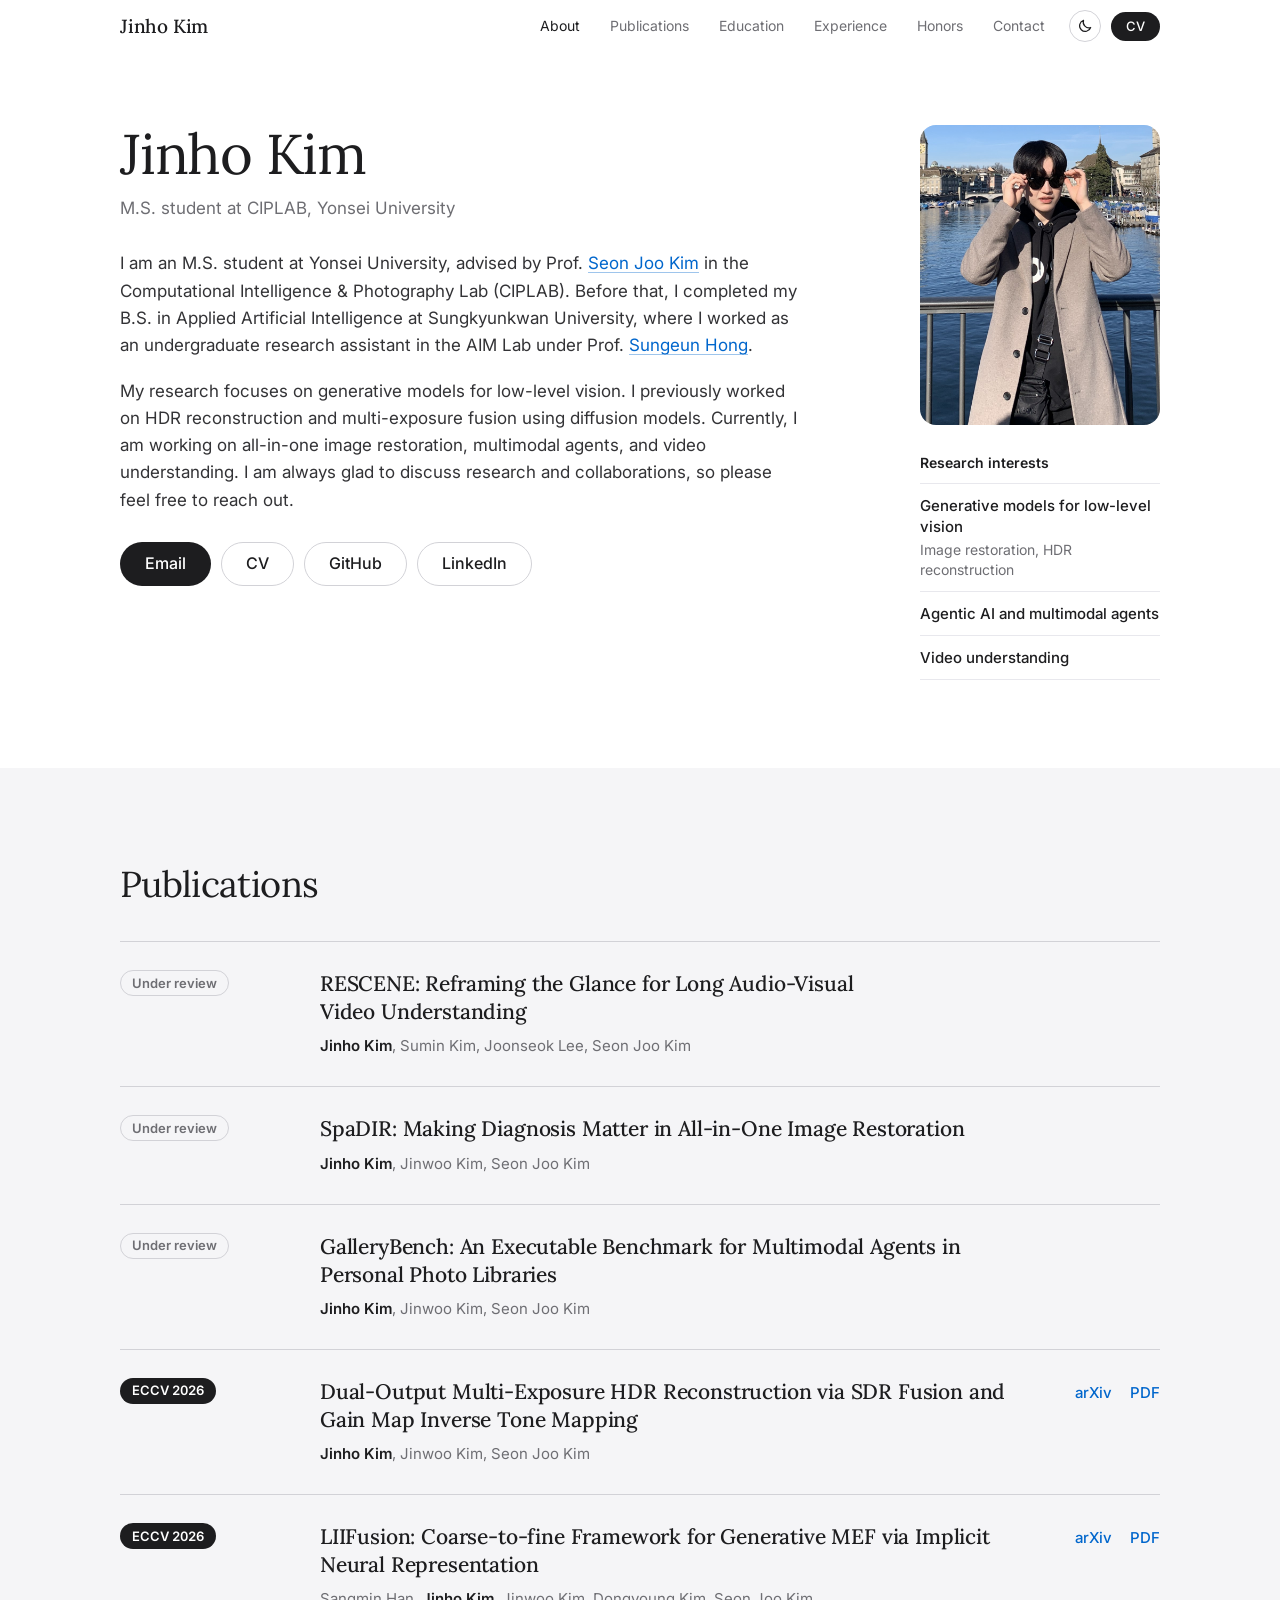
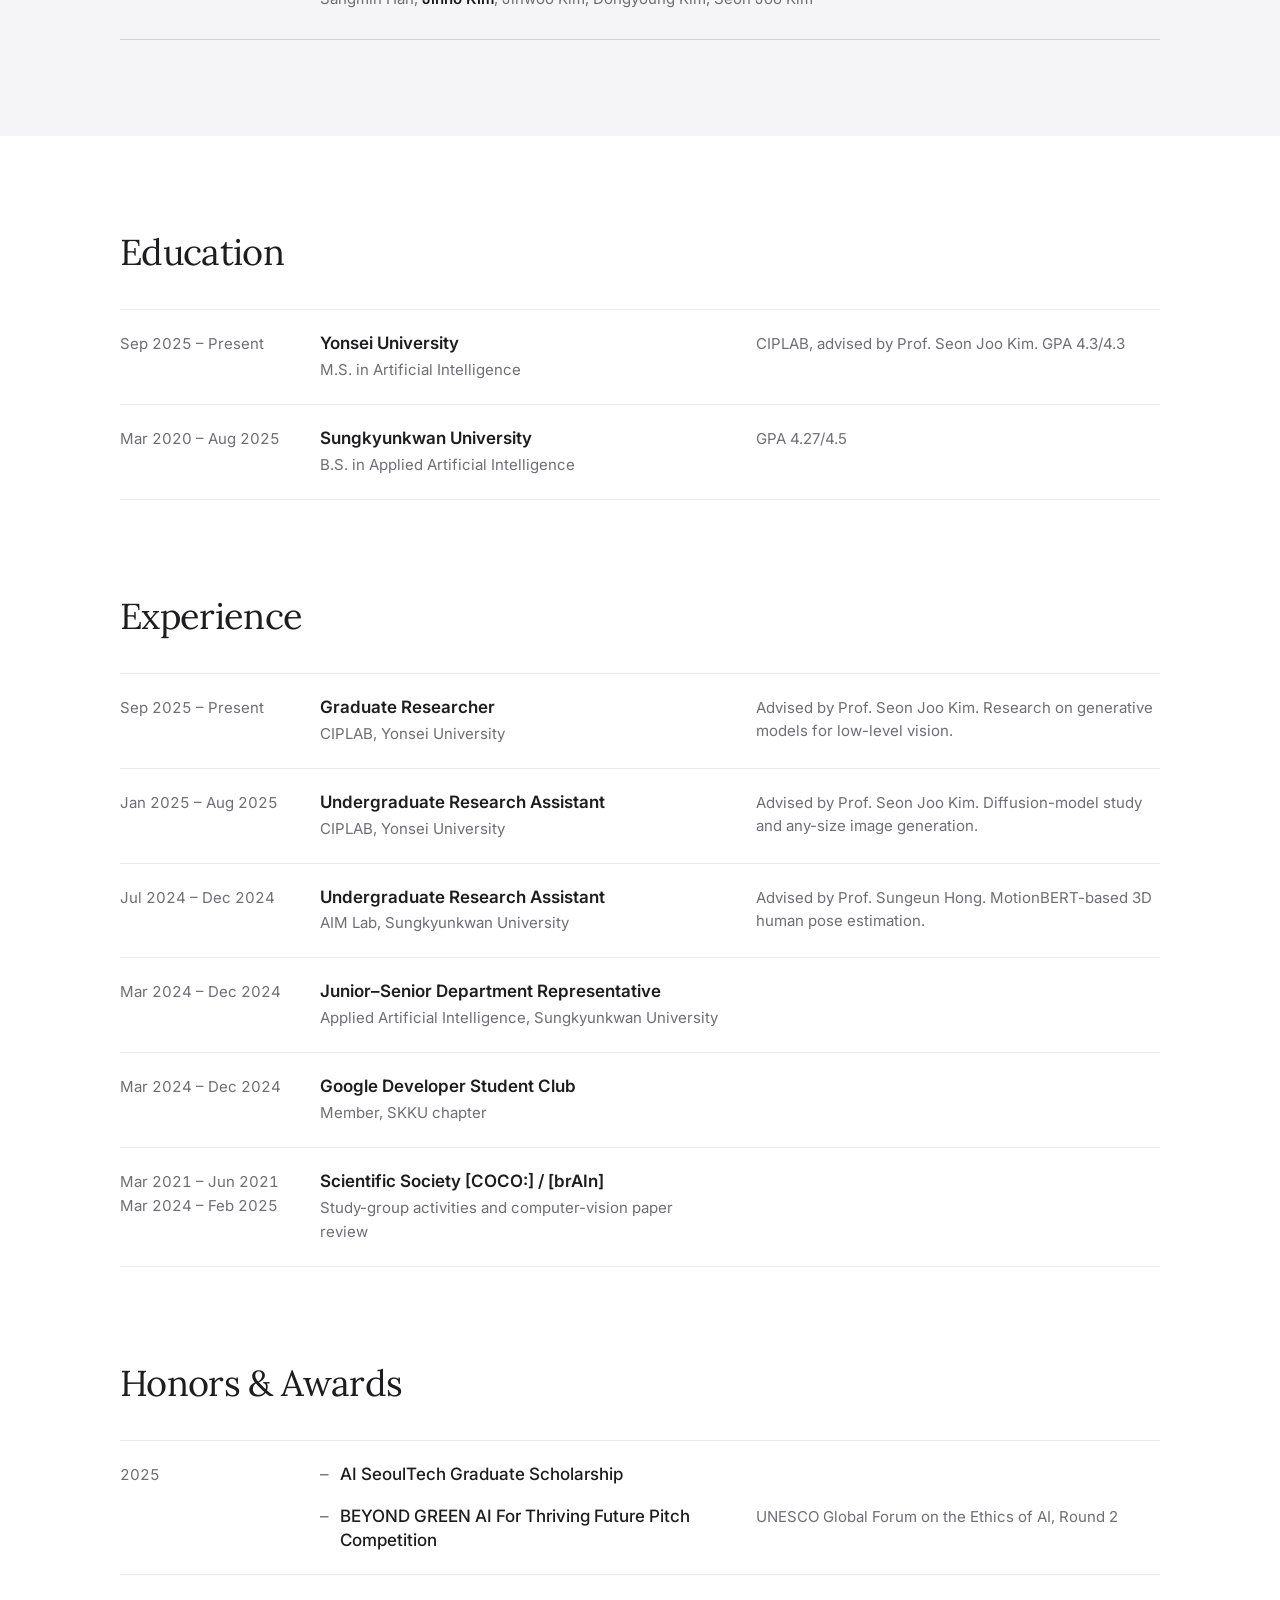
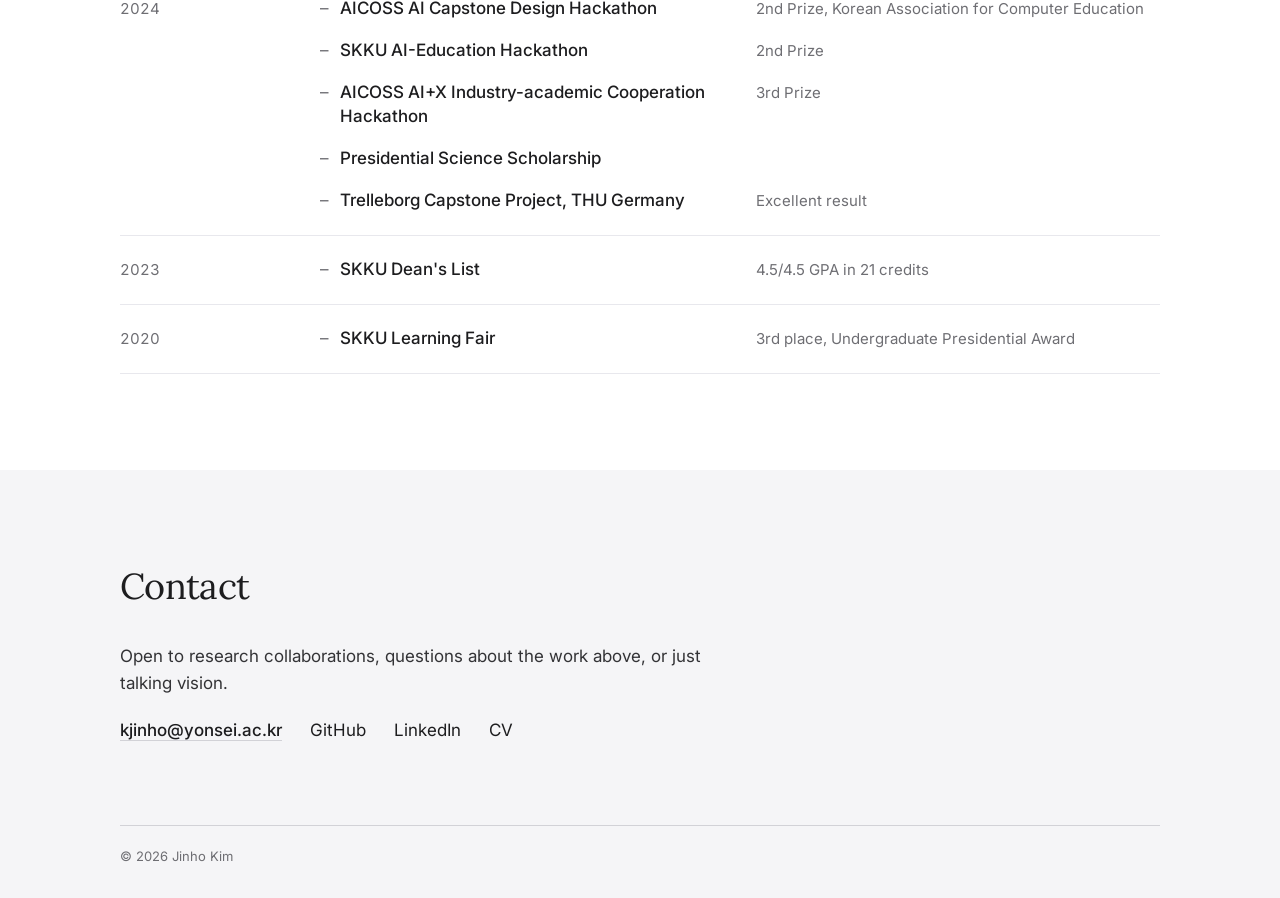
<file: index.html>
<!doctype html>
<html lang="en">
<head>
<meta charset="utf-8">
<meta name="viewport" content="width=device-width, initial-scale=1">
<title>Jinho Kim | M.S. Student, Yonsei University</title>
<meta name="description" content="Jinho Kim is an M.S. student at CIPLAB, Yonsei University, working on image restoration, multimodal agents, and video understanding.">
<meta name="theme-color" content="#ffffff" id="theme-color">
<meta property="og:type" content="website">
<meta property="og:title" content="Jinho Kim">
<meta property="og:description" content="M.S. student at CIPLAB, Yonsei University, working on generative models for low-level vision.">
<meta property="og:url" content="https://vlsrang.github.io/">
<meta property="og:image" content="https://vlsrang.github.io/assets/profile.jpg">

<script>
(function(){
  var theme = null;
  try { theme = localStorage.getItem('theme'); } catch (e) {}
  if (theme !== 'light' && theme !== 'dark') {
    theme = window.matchMedia('(prefers-color-scheme: dark)').matches ? 'dark' : 'light';
  }
  document.documentElement.setAttribute('data-theme', theme);
})();
</script>

<link rel="preconnect" href="https://fonts.googleapis.com">
<link rel="preconnect" href="https://fonts.gstatic.com" crossorigin>
<link href="https://fonts.googleapis.com/css2?family=Inter:wght@400;500;600&family=Lora:wght@400;500&display=swap" rel="stylesheet">

<link rel="stylesheet" href="styles.css">
<link rel="icon" href="data:image/svg+xml,%3Csvg xmlns='http://www.w3.org/2000/svg' viewBox='0 0 64 64'%3E%3Crect width='64' height='64' rx='14' fill='%231d1d1f'/%3E%3Ctext x='32' y='45' font-family='Georgia,serif' font-size='38' text-anchor='middle' fill='%23ffffff'%3EJ%3C/text%3E%3C/svg%3E">
</head>
<body>

<a class="skip" href="#main">Skip to content</a>

<header class="nav" id="nav">
  <div class="wrap nav-inner">
    <a class="nav-name" href="#about">Jinho Kim</a>
    <nav class="nav-links" aria-label="Sections">
      <a href="#about">About</a>
      <a href="#publications">Publications</a>
      <a href="#education">Education</a>
      <a href="#experience">Experience</a>
      <a href="#honors">Honors</a>
      <a href="#contact">Contact</a>
    </nav>
    <div class="nav-tools">
      <button class="theme-toggle" id="theme-toggle" type="button" aria-label="Switch to dark mode" hidden>
        <svg class="icon-moon" viewBox="0 0 24 24" aria-hidden="true"><path d="M20.5 14.2A8.5 8.5 0 0 1 9.8 3.5a8.5 8.5 0 1 0 10.7 10.7z"/></svg>
        <svg class="icon-sun" viewBox="0 0 24 24" aria-hidden="true"><circle cx="12" cy="12" r="4"/><path d="M12 2.5v2M12 19.5v2M2.5 12h2M19.5 12h2M5.3 5.3l1.4 1.4M17.3 17.3l1.4 1.4M5.3 18.7l1.4-1.4M17.3 6.7l1.4-1.4"/></svg>
      </button>
      <a class="nav-cv" href="assets/cv.pdf" target="_blank" rel="noopener">CV</a>
    </div>
  </div>
</header>

<main id="main">

  <section class="hero wrap" id="about">
    <div class="hero-main">
      <div class="hero-intro">
        <h1>Jinho Kim</h1>
        <p class="hero-role">M.S. student at CIPLAB, Yonsei University</p>
      </div>
      <div class="hero-body">
        <div class="prose">
          <p>
            I am an M.S. student at Yonsei University, advised by Prof.
            <a href="https://www.ciplab.kr/members/professor" target="_blank" rel="noopener">Seon Joo Kim</a>
            in the Computational Intelligence &amp; Photography Lab (CIPLAB). Before that,
            I completed my B.S. in Applied Artificial Intelligence at Sungkyunkwan University,
            where I worked as an undergraduate research assistant in the AIM Lab under
            Prof. <a href="https://www.csehong.com/" target="_blank" rel="noopener">Sungeun Hong</a>.
          </p>
          <p>
            My research focuses on generative models for low-level vision. I previously worked
            on HDR reconstruction and multi-exposure fusion using diffusion models. Currently,
            I am working on all-in-one image restoration, multimodal agents, and video
            understanding. I am always glad to discuss research and collaborations, so
            please feel free to reach out.
          </p>
        </div>
        <div class="hero-actions">
          <a class="btn btn-solid" href="mailto:kjinho@yonsei.ac.kr">Email</a>
          <a class="btn btn-line" href="assets/cv.pdf" target="_blank" rel="noopener">CV</a>
          <a class="btn btn-line" href="https://github.com/vlsrang" target="_blank" rel="noopener">GitHub</a>
          <a class="btn btn-line" href="https://www.linkedin.com/in/jinho-kim-07a940298" target="_blank" rel="noopener">LinkedIn</a>
        </div>
      </div>
    </div>
    <div class="hero-side">
      <figure class="hero-photo">
        <img src="assets/profile.jpg" alt="Portrait of Jinho Kim" width="900" height="1125">
      </figure>
      <div class="facts">
        <h2 class="facts-title">Research interests</h2>
        <ul>
          <li>
            <span class="fact-main">Generative models for low-level vision</span>
            <span class="fact-sub">Image restoration, HDR reconstruction</span>
          </li>
          <li><span class="fact-main">Agentic AI and multimodal agents</span></li>
          <li><span class="fact-main">Video understanding</span></li>
        </ul>
      </div>
    </div>
  </section>

  <section class="section section-band" id="publications" aria-labelledby="publications-title">
    <div class="wrap">
      <h2 class="title" id="publications-title">Publications</h2>
      <ul class="rows">
        <li class="row pub">
          <div class="row-meta"><span class="badge badge-line">Under review</span></div>
          <div class="row-main">
            <h3 class="pub-title">RESCENE: Reframing the Glance for Long Audio-Visual Video Understanding</h3>
            <p class="pub-authors"><strong>Jinho Kim</strong>, Sumin Kim, Joonseok Lee, Seon Joo Kim</p>
          </div>
        </li>
        <li class="row pub">
          <div class="row-meta"><span class="badge badge-line">Under review</span></div>
          <div class="row-main">
            <h3 class="pub-title">SpaDIR: Making Diagnosis Matter in All-in-One Image Restoration</h3>
            <p class="pub-authors"><strong>Jinho Kim</strong>, Jinwoo Kim, Seon Joo Kim</p>
          </div>
        </li>
        <li class="row pub">
          <div class="row-meta"><span class="badge badge-line">Under review</span></div>
          <div class="row-main">
            <h3 class="pub-title">GalleryBench: An Executable Benchmark for Multimodal Agents in Personal Photo Libraries</h3>
            <p class="pub-authors"><strong>Jinho Kim</strong>, Jinwoo Kim, Seon Joo Kim</p>
          </div>
        </li>
        <li class="row pub">
          <div class="row-meta"><span class="badge badge-solid">ECCV 2026</span></div>
          <div class="row-main">
            <h3 class="pub-title">Dual-Output Multi-Exposure HDR Reconstruction via SDR Fusion and Gain Map Inverse Tone Mapping</h3>
            <p class="pub-authors"><strong>Jinho Kim</strong>, Jinwoo Kim, Seon Joo Kim</p>
          </div>
          <p class="pub-links">
            <a class="link" href="https://arxiv.org/abs/2608.05626" target="_blank" rel="noopener">arXiv</a>
            <a class="link" href="https://arxiv.org/pdf/2608.05626" target="_blank" rel="noopener">PDF</a>
          </p>
        </li>
        <li class="row pub">
          <div class="row-meta"><span class="badge badge-solid">ECCV 2026</span></div>
          <div class="row-main">
            <h3 class="pub-title">LIIFusion: Coarse-to-fine Framework for Generative MEF via Implicit Neural Representation</h3>
            <p class="pub-authors">Sangmin Han, <strong>Jinho Kim</strong>, Jinwoo Kim, Dongyoung Kim, Seon Joo Kim</p>
          </div>
          <p class="pub-links">
            <a class="link" href="https://arxiv.org/abs/2607.17611" target="_blank" rel="noopener">arXiv</a>
            <a class="link" href="https://arxiv.org/pdf/2607.17611" target="_blank" rel="noopener">PDF</a>
          </p>
        </li>
      </ul>
    </div>
  </section>

  <section class="section" id="education" aria-labelledby="education-title">
    <div class="wrap">
      <h2 class="title" id="education-title">Education</h2>
      <ul class="rows">
        <li class="row">
          <p class="row-meta">Sep 2025 – Present</p>
          <div class="row-main">
            <h3 class="row-title">Yonsei University</h3>
            <p class="row-sub">M.S. in Artificial Intelligence</p>
          </div>
          <p class="row-aside">CIPLAB, advised by Prof. Seon Joo Kim. GPA 4.3/4.3</p>
        </li>
        <li class="row">
          <p class="row-meta">Mar 2020 – Aug 2025</p>
          <div class="row-main">
            <h3 class="row-title">Sungkyunkwan University</h3>
            <p class="row-sub">B.S. in Applied Artificial Intelligence</p>
          </div>
          <p class="row-aside">GPA 4.27/4.5</p>
        </li>
      </ul>
    </div>
  </section>

  <section class="section section-flush" id="experience" aria-labelledby="experience-title">
    <div class="wrap">
      <h2 class="title" id="experience-title">Experience</h2>
      <ul class="rows">
        <li class="row">
          <p class="row-meta">Sep 2025 – Present</p>
          <div class="row-main">
            <h3 class="row-title">Graduate Researcher</h3>
            <p class="row-sub">CIPLAB, Yonsei University</p>
          </div>
          <p class="row-aside">Advised by Prof. Seon Joo Kim. Research on generative models for low-level vision.</p>
        </li>
        <li class="row">
          <p class="row-meta">Jan 2025 – Aug 2025</p>
          <div class="row-main">
            <h3 class="row-title">Undergraduate Research Assistant</h3>
            <p class="row-sub">CIPLAB, Yonsei University</p>
          </div>
          <p class="row-aside">Advised by Prof. Seon Joo Kim. Diffusion-model study and any-size image generation.</p>
        </li>
        <li class="row">
          <p class="row-meta">Jul 2024 – Dec 2024</p>
          <div class="row-main">
            <h3 class="row-title">Undergraduate Research Assistant</h3>
            <p class="row-sub">AIM Lab, Sungkyunkwan University</p>
          </div>
          <p class="row-aside">Advised by Prof. Sungeun Hong. MotionBERT-based 3D human pose estimation.</p>
        </li>
        <li class="row">
          <p class="row-meta">Mar 2024 – Dec 2024</p>
          <div class="row-main">
            <h3 class="row-title">Junior–Senior Department Representative</h3>
            <p class="row-sub">Applied Artificial Intelligence, Sungkyunkwan University</p>
          </div>
        </li>
        <li class="row">
          <p class="row-meta">Mar 2024 – Dec 2024</p>
          <div class="row-main">
            <h3 class="row-title">Google Developer Student Club</h3>
            <p class="row-sub">Member, SKKU chapter</p>
          </div>
        </li>
        <li class="row">
          <p class="row-meta">Mar 2021 – Jun 2021<br>Mar 2024 – Feb 2025</p>
          <div class="row-main">
            <h3 class="row-title">Scientific Society [COCO:] / [brAIn]</h3>
            <p class="row-sub">Study-group activities and computer-vision paper review</p>
          </div>
        </li>
      </ul>
    </div>
  </section>

  <section class="section section-flush" id="honors" aria-labelledby="honors-title">
    <div class="wrap">
      <h2 class="title" id="honors-title">Honors &amp; Awards</h2>
      <ul class="rows rows-quiet">
        <li class="row">
          <p class="row-meta">2025</p>
          <h3 class="row-title">AI SeoulTech Graduate Scholarship</h3>
        </li>
        <li class="row is-cont">
          <p class="row-meta">2025</p>
          <h3 class="row-title">BEYOND GREEN AI For Thriving Future Pitch Competition</h3>
          <p class="row-aside">UNESCO Global Forum on the Ethics of AI, Round 2</p>
        </li>
        <li class="row">
          <p class="row-meta">2024</p>
          <h3 class="row-title">AICOSS AI Capstone Design Hackathon</h3>
          <p class="row-aside">2nd Prize, Korean Association for Computer Education</p>
        </li>
        <li class="row is-cont">
          <p class="row-meta">2024</p>
          <h3 class="row-title">SKKU AI-Education Hackathon</h3>
          <p class="row-aside">2nd Prize</p>
        </li>
        <li class="row is-cont">
          <p class="row-meta">2024</p>
          <h3 class="row-title">AICOSS AI+X Industry-academic Cooperation Hackathon</h3>
          <p class="row-aside">3rd Prize</p>
        </li>
        <li class="row is-cont">
          <p class="row-meta">2024</p>
          <h3 class="row-title">Presidential Science Scholarship</h3>
        </li>
        <li class="row is-cont">
          <p class="row-meta">2024</p>
          <h3 class="row-title">Trelleborg Capstone Project, THU Germany</h3>
          <p class="row-aside">Excellent result</p>
        </li>
        <li class="row">
          <p class="row-meta">2023</p>
          <h3 class="row-title">SKKU Dean's List</h3>
          <p class="row-aside">4.5/4.5 GPA in 21 credits</p>
        </li>
        <li class="row">
          <p class="row-meta">2020</p>
          <h3 class="row-title">SKKU Learning Fair</h3>
          <p class="row-aside">3rd place, Undergraduate Presidential Award</p>
        </li>
      </ul>
    </div>
  </section>

</main>

<footer class="contact" id="contact">
  <div class="wrap">
    <h2 class="title">Contact</h2>
    <p class="contact-lead">Open to research collaborations, questions about the work above, or just talking vision.</p>
    <div class="contact-links">
      <a class="contact-mail" href="mailto:kjinho@yonsei.ac.kr">kjinho@yonsei.ac.kr</a>
      <a href="https://github.com/vlsrang" target="_blank" rel="noopener">GitHub</a>
      <a href="https://www.linkedin.com/in/jinho-kim-07a940298" target="_blank" rel="noopener">LinkedIn</a>
      <a href="assets/cv.pdf" target="_blank" rel="noopener">CV</a>
    </div>
    <p class="contact-foot">© 2026 Jinho Kim</p>
  </div>
</footer>

<script src="script.js"></script>
</body>
</html>
</file>
<file: styles.css>
:root{
  color-scheme: light;

  --canvas: #ffffff;
  --surface: #f5f5f7;
  --ink: #1d1d1f;
  --body: #333336;
  --muted: #6e6e73;
  --line: #e8e8ed;
  --line-strong: #d2d2d7;
  --accent: #0066cc;

  --serif: "Lora", ui-serif, "New York", "Iowan Old Style", Georgia, serif;
  --sans: -apple-system, BlinkMacSystemFont, "SF Pro Text", "Inter", "Segoe UI", Roboto, "Helvetica Neue", Arial, sans-serif;

  --wrap: 1040px;
  --gutter: clamp(20px, 5vw, 40px);
  --meta: 168px;
  --nav: 52px;
}

:root[data-theme="dark"]{
  color-scheme: dark;

  --canvas: #161617;
  --surface: #1d1d1f;
  --ink: #f5f5f7;
  --body: #d2d2d7;
  --muted: #a1a1a6;
  --line: #2c2c2e;
  --line-strong: #424245;
  --accent: #2997ff;
}

@media (prefers-color-scheme: dark){
  :root:not([data-theme]){
    color-scheme: dark;

    --canvas: #161617;
    --surface: #1d1d1f;
    --ink: #f5f5f7;
    --body: #d2d2d7;
    --muted: #a1a1a6;
    --line: #2c2c2e;
    --line-strong: #424245;
    --accent: #2997ff;
  }
}

*, *::before, *::after{ box-sizing: border-box; }

html{
  scroll-behavior: smooth;
  -webkit-text-size-adjust: 100%;
}

body{
  margin: 0;
  background: var(--canvas);
  color: var(--body);
  font-family: var(--sans);
  font-size: 1.0625rem;
  line-height: 1.6;
  -webkit-font-smoothing: antialiased;
  text-rendering: optimizeLegibility;
}

h1, h2, h3, p, ul, figure{ margin: 0; }
ul{ padding: 0; list-style: none; }
img{ display: block; max-width: 100%; height: auto; }
a{ color: inherit; text-decoration: none; }
strong{ font-weight: 600; color: var(--ink); }

::selection{ background: color-mix(in srgb, var(--accent) 22%, transparent); }

:focus-visible{
  outline: 2px solid var(--accent);
  outline-offset: 3px;
  border-radius: 4px;
}

.skip{
  position: absolute;
  left: 16px;
  top: -64px;
  z-index: 20;
  padding: 10px 16px;
  border-radius: 999px;
  background: var(--ink);
  color: var(--canvas);
  font-size: 0.875rem;
  font-weight: 500;
}
.skip:focus{ top: 12px; }

.wrap{
  max-width: calc(var(--wrap) + 2 * var(--gutter));
  margin-inline: auto;
  padding-inline: var(--gutter);
}

.link{
  color: var(--accent);
  text-underline-offset: 3px;
}
.link:hover{ text-decoration: underline; }

.prose a{
  color: var(--accent);
  text-decoration: underline;
  text-decoration-thickness: 1px;
  text-decoration-color: color-mix(in srgb, var(--accent) 38%, transparent);
  text-underline-offset: 3px;
  transition: text-decoration-color 0.15s ease;
}
.prose a:hover{ text-decoration-color: var(--accent); }

.nav{
  position: sticky;
  top: 0;
  z-index: 10;
  background: var(--canvas);
  background: color-mix(in srgb, var(--canvas) 78%, transparent);
  -webkit-backdrop-filter: saturate(180%) blur(20px);
  backdrop-filter: saturate(180%) blur(20px);
  border-bottom: 1px solid transparent;
  transition: border-color 0.2s ease;
}
.nav.is-scrolled{ border-bottom-color: var(--line); }

.nav-inner{
  display: flex;
  align-items: center;
  gap: 24px;
  height: var(--nav);
}
.nav-name{
  font-family: var(--serif);
  font-size: 1.1875rem;
  font-weight: 500;
  letter-spacing: -0.01em;
  color: var(--ink);
}
.nav-links{
  display: flex;
  gap: clamp(16px, 2.4vw, 30px);
  margin-left: auto;
}
.nav-links a{
  font-size: 0.875rem;
  color: var(--muted);
  transition: color 0.15s ease;
}
.nav-links a:hover,
.nav-links a[aria-current="true"]{ color: var(--ink); }

.nav-tools{
  display: flex;
  align-items: center;
  gap: 10px;
}
.theme-toggle{
  display: inline-grid;
  place-items: center;
  width: 32px;
  height: 32px;
  padding: 0;
  border: 1px solid var(--line-strong);
  border-radius: 999px;
  background: transparent;
  color: var(--ink);
  cursor: pointer;
  transition: border-color 0.15s ease;
}
.theme-toggle[hidden]{ display: none; }
.theme-toggle:hover{ border-color: var(--ink); }
.theme-toggle svg{
  width: 16px;
  height: 16px;
  fill: none;
  stroke: currentColor;
  stroke-width: 1.8;
  stroke-linecap: round;
  stroke-linejoin: round;
}
.icon-sun{ display: none; }
:root[data-theme="dark"] .icon-sun{ display: block; }
:root[data-theme="dark"] .icon-moon{ display: none; }

.nav-cv{
  padding: 8px 15px;
  border-radius: 999px;
  background: var(--ink);
  color: var(--canvas);
  font-size: 0.8125rem;
  font-weight: 500;
  line-height: 1;
}

.hero{
  display: grid;
  grid-template-columns: minmax(0, 1fr) 240px;
  column-gap: clamp(40px, 7vw, 96px);
  align-items: start;
  padding-block: clamp(40px, 6vw, 72px) clamp(56px, 7vw, 88px);
}
.hero h1{
  font-family: var(--serif);
  font-weight: 400;
  font-size: clamp(2.5rem, 5.4vw, 3.5rem);
  line-height: 1.04;
  letter-spacing: -0.022em;
  color: var(--ink);
}
.hero-role{
  margin-top: 12px;
  color: var(--muted);
}
.hero-body{ margin-top: 28px; }
.hero-actions{
  display: flex;
  flex-wrap: wrap;
  align-items: center;
  gap: 10px;
  margin-top: 28px;
}
.hero-photo{
  aspect-ratio: 4 / 5;
  border-radius: 16px;
  overflow: hidden;
  background: var(--surface);
}
.hero-photo img{
  width: 100%;
  height: 100%;
  object-fit: cover;
  object-position: center 18%;
}
.hero-side .facts{ margin-top: 28px; }

.prose p{ max-width: 62ch; }
.prose p + p{ margin-top: 1.1em; }

.facts-title{
  padding-bottom: 10px;
  border-bottom: 1px solid var(--line);
  font-size: 0.875rem;
  font-weight: 600;
  line-height: 1.4;
  color: var(--ink);
}
.facts li{
  padding: 11px 0;
  border-bottom: 1px solid var(--line);
}
.fact-main{
  display: block;
  font-size: 0.9375rem;
  font-weight: 500;
  line-height: 1.4;
  color: var(--ink);
}
.fact-sub{
  display: block;
  margin-top: 3px;
  font-size: 0.875rem;
  line-height: 1.45;
  color: var(--muted);
}

.btn{
  display: inline-flex;
  align-items: center;
  justify-content: center;
  min-height: 44px;
  padding: 0 24px;
  border: 1px solid transparent;
  border-radius: 999px;
  font-size: 1rem;
  font-weight: 500;
  transition: background-color 0.15s ease, border-color 0.15s ease;
}
.btn-solid{
  background: var(--ink);
  color: var(--canvas);
}
.btn-solid:hover{ background: color-mix(in srgb, var(--ink) 82%, var(--canvas)); }
.btn-line{
  border-color: var(--line-strong);
  color: var(--ink);
}
.btn-line:hover{ border-color: var(--ink); }

.section{ padding-block: clamp(56px, 8vw, 96px); }
.section-flush{ padding-top: 0; }
.section-band{
  background: var(--surface);
  --line: var(--line-strong);
}

.title{
  margin-bottom: clamp(24px, 3.4vw, 36px);
  font-family: var(--serif);
  font-weight: 400;
  font-size: clamp(1.75rem, 3.2vw, 2.25rem);
  line-height: 1.14;
  letter-spacing: -0.018em;
  color: var(--ink);
}

.rows{ border-bottom: 1px solid var(--line); }
.row{
  display: grid;
  grid-template-columns: var(--meta) minmax(0, 1fr) minmax(0, 1fr);
  column-gap: 32px;
  align-items: baseline;
  padding: 22px 0;
  border-top: 1px solid var(--line);
}
.row-meta{
  font-size: 0.9375rem;
  font-variant-numeric: tabular-nums;
  color: var(--muted);
}
.row-title{
  font-size: 1.0625rem;
  font-weight: 600;
  line-height: 1.4;
  color: var(--ink);
}
.row-sub{
  margin-top: 2px;
  font-size: 0.9375rem;
  color: var(--muted);
}
.row-aside{
  font-size: 0.9375rem;
  line-height: 1.55;
  color: var(--muted);
}
.row.is-cont{
  margin-top: -10px;
  padding-top: 0;
  border-top: 0;
}
.row.is-cont .row-meta{ visibility: hidden; }
.rows-quiet .row.is-cont{ margin-top: -4px; }
.rows-quiet .row-title{
  position: relative;
  padding-left: 20px;
  font-weight: 500;
}
.rows-quiet .row-title::before{
  content: "–";
  content: "–" / "";
  position: absolute;
  left: 0;
  top: 0;
  font-weight: 400;
  color: var(--muted);
}

.pub{
  grid-template-columns: var(--meta) minmax(0, 1fr) auto;
  align-items: start;
  padding: 28px 0;
}
.pub-title{
  max-width: 34em;
  font-family: var(--serif);
  font-weight: 500;
  font-size: clamp(1.125rem, 1.9vw, 1.3125rem);
  line-height: 1.34;
  letter-spacing: -0.008em;
  color: var(--ink);
  text-wrap: pretty;
}
.pub-authors{
  margin-top: 8px;
  font-size: 0.9375rem;
  color: var(--muted);
}
.pub-links{
  display: flex;
  gap: 18px;
  padding-top: 3px;
  font-size: 0.9375rem;
  font-weight: 500;
}

.badge{
  display: inline-flex;
  align-items: center;
  height: 26px;
  padding: 0 11px;
  border: 1px solid transparent;
  border-radius: 999px;
  font-size: 0.8125rem;
  font-weight: 600;
  line-height: 1;
  white-space: nowrap;
}
.badge-solid{
  background: var(--ink);
  color: var(--canvas);
}
.badge-line{
  border-color: var(--line-strong);
  color: var(--muted);
}

.contact{
  --line: var(--line-strong);
  padding-block: clamp(56px, 8vw, 96px) 32px;
  background: var(--surface);
  color: var(--muted);
}
.contact-lead{
  max-width: 36em;
  color: var(--body);
}
.contact-links{
  display: flex;
  flex-wrap: wrap;
  align-items: baseline;
  gap: 12px 28px;
  margin-top: 20px;
}
.contact-links a{
  color: var(--ink);
  text-underline-offset: 4px;
}
.contact-links a:hover{ text-decoration: underline; }
.contact-mail{
  font-weight: 500;
  text-decoration: underline;
  text-decoration-thickness: 1px;
  text-decoration-color: var(--line);
}
.contact-mail:hover{ text-decoration-color: var(--ink); }
.contact-foot{
  margin-top: clamp(48px, 7vw, 80px);
  padding-top: 20px;
  border-top: 1px solid var(--line);
  font-size: 0.8125rem;
}

@media (max-width: 820px){
  .nav-links{ display: none; }
  .nav-tools{ margin-left: auto; }

  .hero{
    display: flex;
    flex-direction: column;
    align-items: stretch;
  }
  .hero-main,
  .hero-side{ display: contents; }
  .hero-intro{ order: 1; }
  .hero-photo{
    order: 2;
    width: min(56%, 200px);
    margin-top: 24px;
    border-radius: 14px;
  }
  .hero-body{
    order: 3;
    margin-top: 24px;
  }
  .hero-actions{ gap: 8px; }
  .hero-actions .btn{
    padding: 0 16px;
    font-size: 0.9375rem;
  }
  .hero-side .facts{
    order: 4;
    margin-top: 36px;
  }

  .row,
  .pub{
    grid-template-columns: minmax(0, 1fr);
    row-gap: 6px;
  }
  .pub{ row-gap: 12px; }
  .row.is-cont{
    margin-top: 0;
    padding-top: 0;
  }
  .row.is-cont .row-meta{ display: none; }
  .rows-quiet .row.is-cont{ margin-top: 0; }
  .rows-quiet .row-aside{ padding-left: 20px; }

  .contact-mail{ flex-basis: 100%; }
}

@media (prefers-reduced-motion: no-preference){
  .hero-intro,
  .hero-body,
  .hero-photo,
  .hero-side .facts{ animation: rise 0.7s cubic-bezier(0.2, 0.7, 0.2, 1) both; }
  .hero-body{ animation-delay: 0.06s; }
  .hero-photo{ animation-delay: 0.1s; }
  .hero-side .facts{ animation-delay: 0.16s; }

  @keyframes rise{
    from{ opacity: 0; transform: translateY(12px); }
    to{ opacity: 1; transform: none; }
  }
}

@media (prefers-reduced-motion: reduce){
  html{ scroll-behavior: auto; }
}

section[id],
footer[id]{ scroll-margin-top: calc(var(--nav) + 24px); }
</file>
